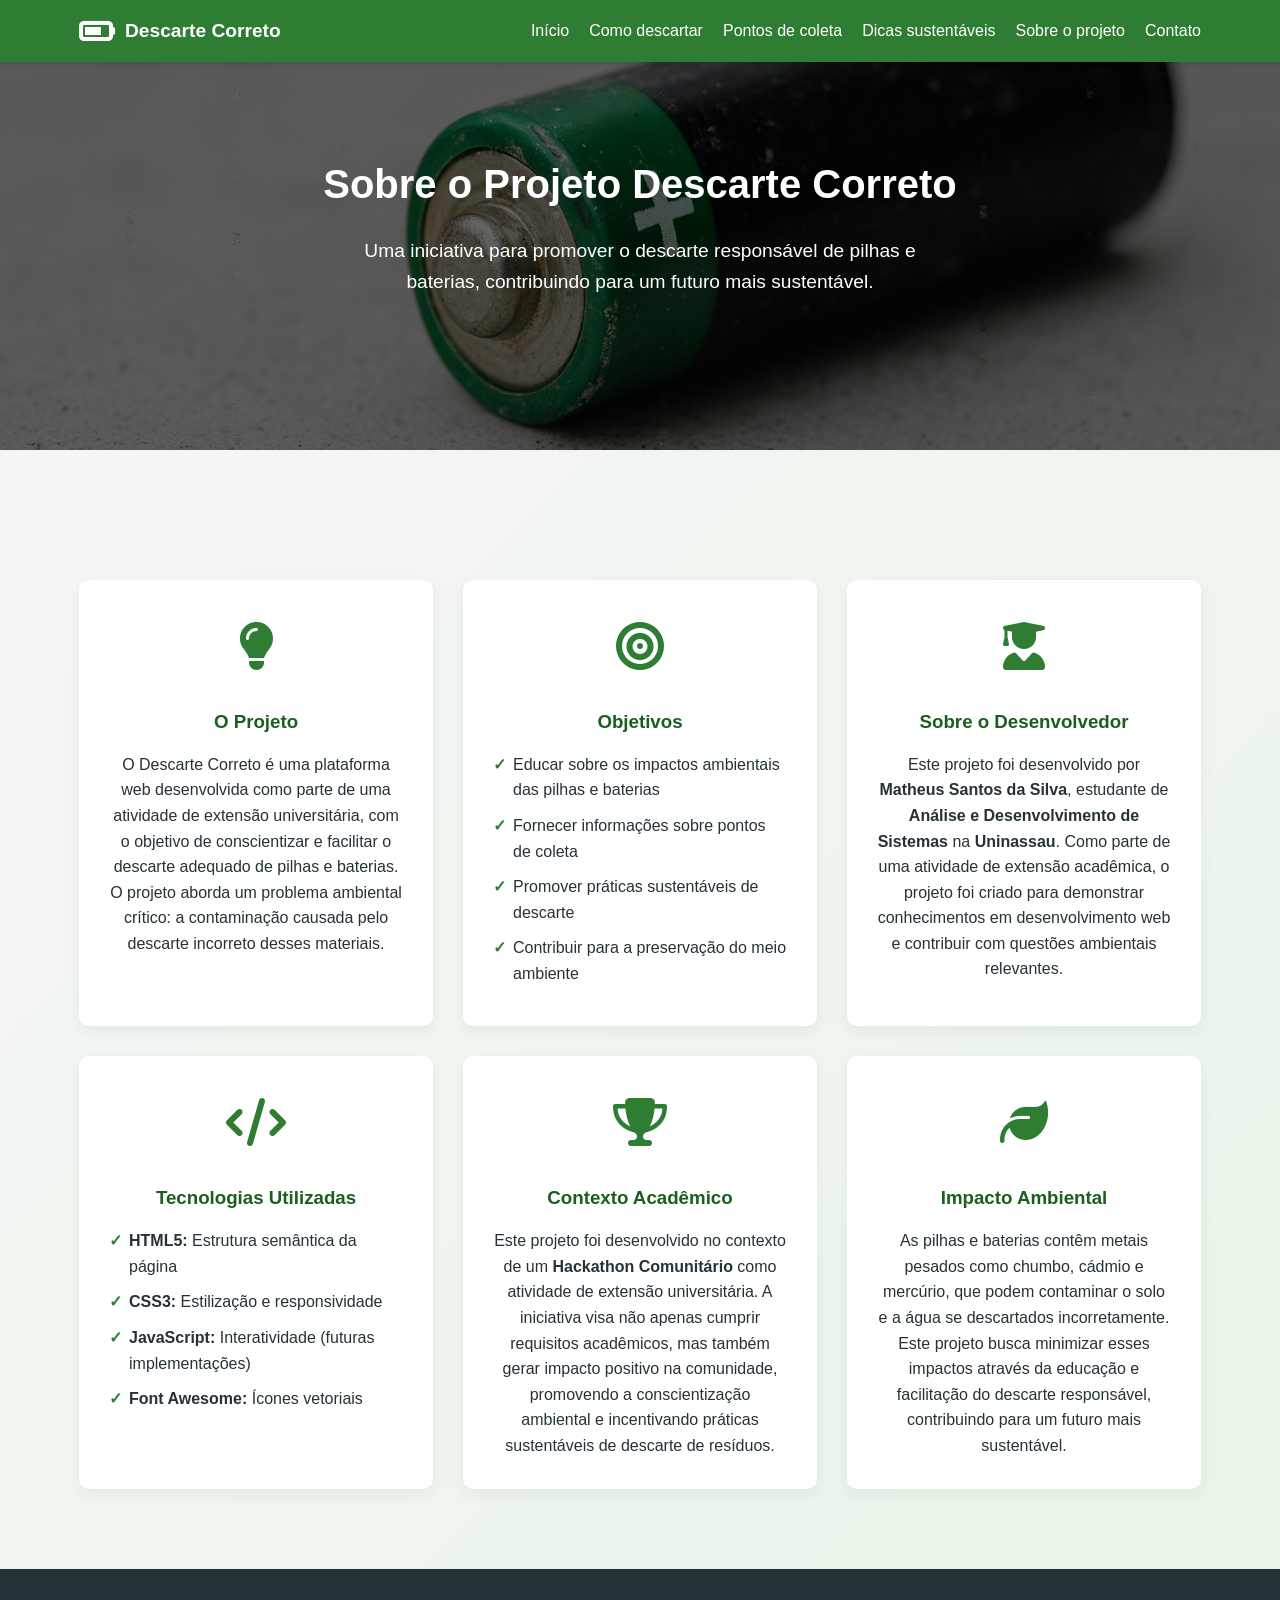
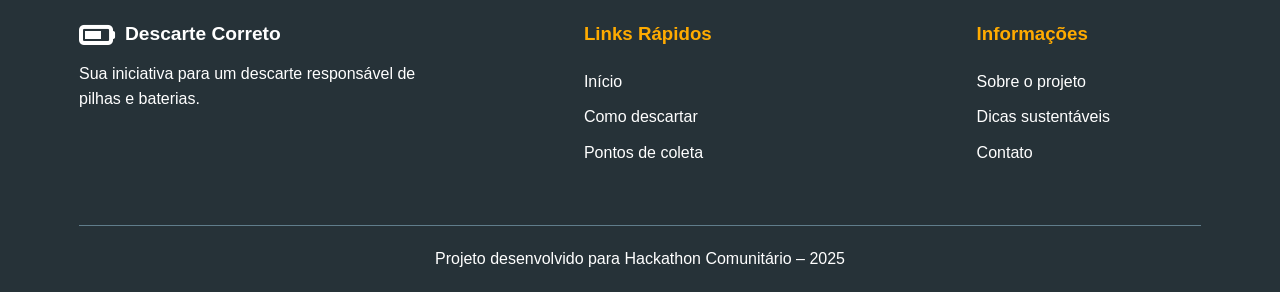
<file: html/about.html>
<!DOCTYPE html>
<html lang="pt-BR">
<head>
    <meta charset="UTF-8">
    <meta name="viewport" content="width=device-width, initial-scale=1.0">
    <title>Sobre o Projeto</title>
    <link rel="stylesheet" href="https://cdnjs.cloudflare.com/ajax/libs/font-awesome/6.4.0/css/all.min.css">
    <link rel="stylesheet" href="../css/main-style.css">
    <style>
        .about-hero {
            background: linear-gradient(rgba(0, 0, 0, 0.6), rgba(0, 0, 0, 0.6)), url('../imgs/battery.png');
            background-size: cover;
            background-position: center;
            height: 50vh;
            display: flex;
            align-items: center;
            text-align: center;
            color: white;
        }

        .about-content h1 {
            font-size: 2.5rem;
            margin-bottom: 20px;
        }

        .about-content p {
            font-size: 1.2rem;
            max-width: 600px;
            margin: 0 auto;
        }

        .about-details {
            padding: 80px 0;
            background: linear-gradient(135deg, #f5f5f5 0%, #e8f5e8 100%);

        }

        .about-grid {
            display: grid;
            grid-template-columns: repeat(auto-fit, minmax(350px, 1fr));
            gap: 30px;
            margin-top: 50px;
        }

        .about-card {
            background-color: white;
            padding: 30px;
            border-radius: 10px;
            box-shadow: 0 5px 15px rgba(0, 0, 0, 0.05);
            text-align: center;
            transition: all 0.3s ease;
        }

        .about-card:hover {
            transform: translateY(-10px);
        }

        .about-icon {
            font-size: 3rem;
            color: var(--primary);
            margin-bottom: 20px;
        }

        .about-card h3 {
            margin-bottom: 15px;
            color: var(--primary-dark);
        }

        .about-card ul {
            list-style: none;
            padding: 0;
            text-align: left;
        }

        .about-card ul li {
            margin-bottom: 10px;
            padding-left: 20px;
            position: relative;
        }

        .about-card ul li:before {
            content: "✓";
            color: var(--primary);
            font-weight: bold;
            position: absolute;
            left: 0;
        }

        @media (max-width: 768px) {
            .about-hero {
                height: 40vh;
                margin-top: 60px;
            }

            .about-content h1 {
                font-size: 2rem;
            }

            .about-content p {
                font-size: 1rem;
            }

            .about-grid {
                grid-template-columns: 1fr;
                gap: 20px;
            }

            .about-card {
                padding: 20px;
            }
        }
    </style>
</head>
<body>
    <header>
        <div class="container header-container">
            <a href="../index.html "class="logo">
                <i class="fas fa-battery-three-quarters"></i>
                <span class="logo-text">Descarte Correto</span>
            </a>
            <nav>
                <ul>
                    <li><a href="../index.html">Início</a></li>
                    <li><a href="how.html">Como descartar</a></li>
                    <li><a href="collection-point.html">Pontos de coleta</a></li>
                    <li><a href="sust-tips.html">Dicas sustentáveis</a></li>
                    <li><a href="about.html">Sobre o projeto</a></li>
                    <li><a href="contact.html">Contato</a></li>
                </ul>
            </nav>
        </div>
    </header>

    <section class="about-hero">
        <div class="container">
            <div class="about-content">
                <h1>Sobre o Projeto Descarte Correto</h1>
                <p>Uma iniciativa para promover o descarte responsável de pilhas e baterias, contribuindo para um futuro mais sustentável.</p>
            </div>
        </div>
    </section>

    <section class="about-details">
        <div class="container">
            <div class="about-grid">
                <div class="about-card">
                    <div class="about-icon">
                        <i class="fas fa-lightbulb"></i>
                    </div>
                    <h3>O Projeto</h3>
                    <p>O Descarte Correto é uma plataforma web desenvolvida como parte de uma atividade de extensão universitária, com o objetivo de conscientizar e facilitar o descarte adequado de pilhas e baterias. O projeto aborda um problema ambiental crítico: a contaminação causada pelo descarte incorreto desses materiais.</p>
                </div>

                <div class="about-card">
                    <div class="about-icon">
                        <i class="fas fa-bullseye"></i>
                    </div>
                    <h3>Objetivos</h3>
                    <ul>
                        <li>Educar sobre os impactos ambientais das pilhas e baterias</li>
                        <li>Fornecer informações sobre pontos de coleta</li>
                        <li>Promover práticas sustentáveis de descarte</li>
                        <li>Contribuir para a preservação do meio ambiente</li>
                    </ul>
                </div>

                <div class="about-card">
                    <div class="about-icon">
                        <i class="fas fa-user-graduate"></i>
                    </div>
                    <h3>Sobre o Desenvolvedor</h3>
                    <p>Este projeto foi desenvolvido por <strong>Matheus Santos da Silva</strong>, estudante de <strong>Análise e Desenvolvimento de Sistemas</strong> na <strong>Uninassau</strong>. Como parte de uma atividade de extensão acadêmica, o projeto foi criado para demonstrar conhecimentos em desenvolvimento web e contribuir com questões ambientais relevantes.</p>
                </div>

                <div class="about-card">
                    <div class="about-icon">
                        <i class="fas fa-code"></i>
                    </div>
                    <h3>Tecnologias Utilizadas</h3>
                    <ul>
                        <li><strong>HTML5:</strong> Estrutura semântica da página</li>
                        <li><strong>CSS3:</strong> Estilização e responsividade</li>
                        <li><strong>JavaScript:</strong> Interatividade (futuras implementações)</li>
                        <li><strong>Font Awesome:</strong> Ícones vetoriais</li>
                    </ul>
                </div>

                <div class="about-card">
                    <div class="about-icon">
                        <i class="fas fa-trophy"></i>
                    </div>
                    <h3>Contexto Acadêmico</h3>
                    <p>Este projeto foi desenvolvido no contexto de um <strong>Hackathon Comunitário</strong> como atividade de extensão universitária. A iniciativa visa não apenas cumprir requisitos acadêmicos, mas também gerar impacto positivo na comunidade, promovendo a conscientização ambiental e incentivando práticas sustentáveis de descarte de resíduos.</p>
                </div>

                <div class="about-card">
                    <div class="about-icon">
                        <i class="fas fa-leaf"></i>
                    </div>
                    <h3>Impacto Ambiental</h3>
                    <p>As pilhas e baterias contêm metais pesados como chumbo, cádmio e mercúrio, que podem contaminar o solo e a água se descartados incorretamente. Este projeto busca minimizar esses impactos através da educação e facilitação do descarte responsável, contribuindo para um futuro mais sustentável.</p>
                </div>
            </div>
        </div>
    </section>

    <footer>
        <div class="container">
            <div class="footer-container">
                <div class="footer-logo">
                    <a class="logo" style="cursor: default;">
                        <i class="fas fa-battery-three-quarters"></i>
                        <span class="logo-text">Descarte Correto</span>
                    </a>
                    <p style="margin-top: 10px;">Sua iniciativa para um descarte responsável de pilhas e baterias.</p>
                </div>
                <div class="footer-links">
                    <h3>Links Rápidos</h3>
                    <ul>
                        <li><a href="../index.html">Início</a></li>
                        <li><a href="how.html">Como descartar</a></li>
                        <li><a href="collection-point.html">Pontos de coleta</a></li>
                    </ul>
                </div>
                <div class="footer-links">
                    <h3>Informações</h3>
                    <ul>
                        <li><a href="about.html">Sobre o projeto</a></li>
                        <li><a href="sust-tips.html">Dicas sustentáveis</a></li>
                        <li><a href="contact.html">Contato</a></li>
                    </ul>
                </div>
            </div>
            <div class="copyright">
                <p>Projeto desenvolvido para Hackathon Comunitário – 2025</p>
            </div>
        </div>
    </footer>
</file>
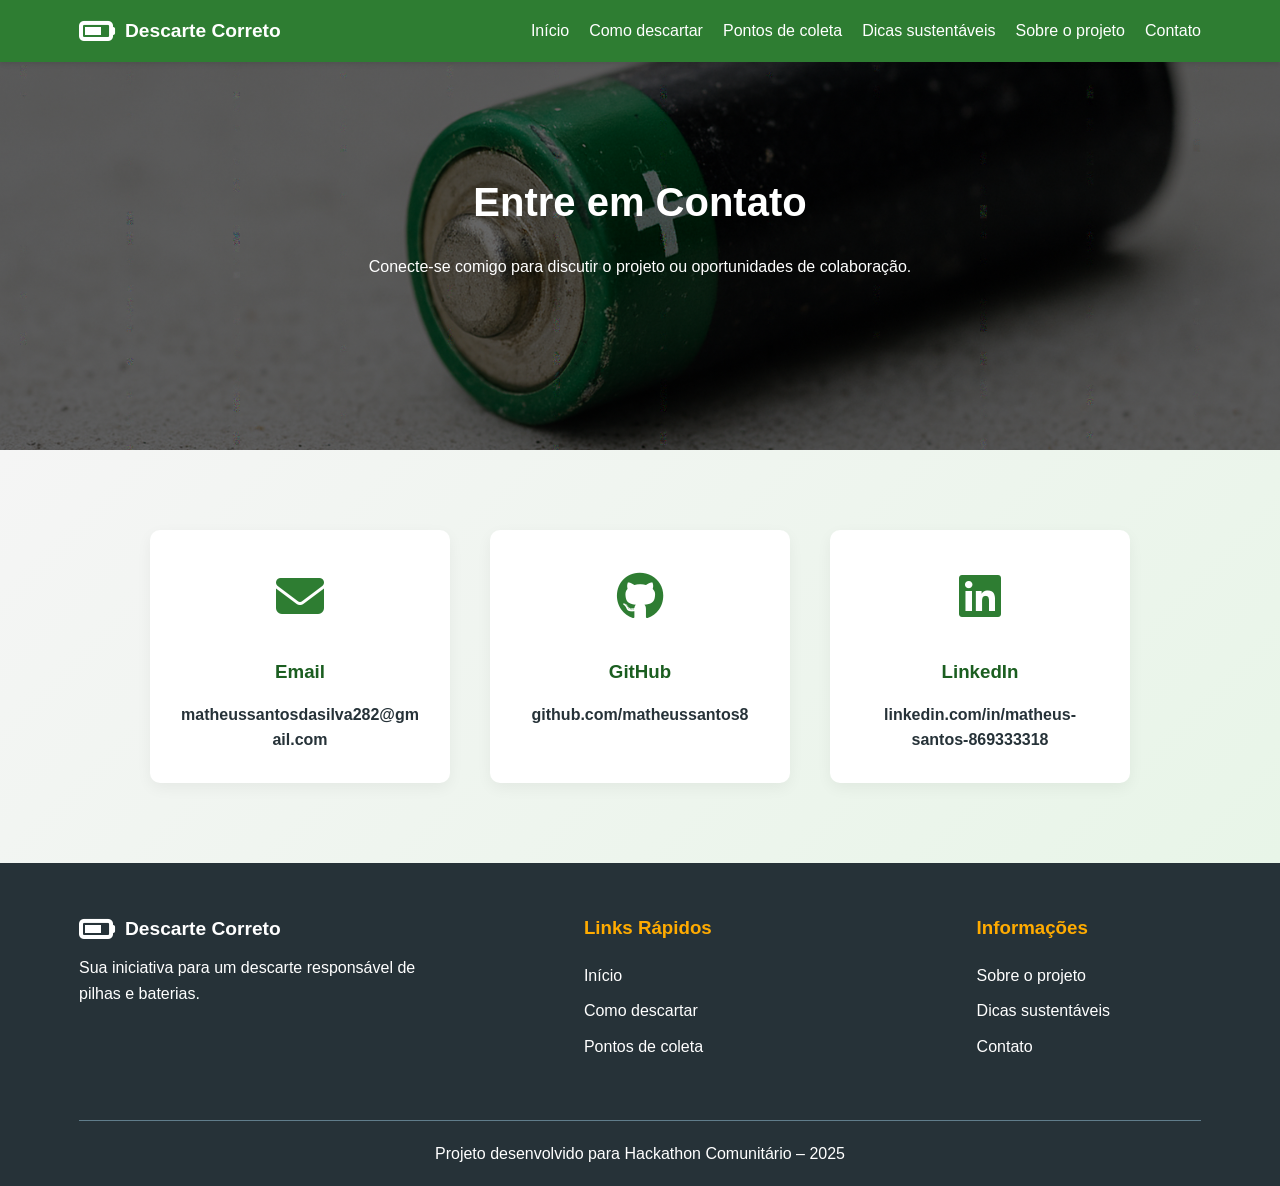
<file: html/contact.html>
<!DOCTYPE html>
<html lang="pt-BR">
<head>
    <meta charset="UTF-8">
    <meta name="viewport" content="width=device-width, initial-scale=1.0">
    <title>Contato</title>
    <link rel="stylesheet" href="https://cdnjs.cloudflare.com/ajax/libs/font-awesome/6.4.0/css/all.min.css">
    <link rel="stylesheet" href="../css/main-style.css">
    <style>
        .contact-hero {
            background: linear-gradient(rgba(0, 0, 0, 0.6), rgba(0, 0, 0, 0.6)), url('../imgs/battery.png');
            background-size: cover;
            background-position: center;
            height: 50vh;
            display: flex;
            align-items: center;
            text-align: center;
            color: white;
        }

        .contact-content h1 {
            font-size: 2.5rem;
            margin-bottom: 20px;
        }

        .contact-details {
            padding: 80px 0;
            background: linear-gradient(135deg, #f5f5f5 0%, #e8f5e8 100%);
            display: flex;
            justify-content: center;
            flex-wrap: wrap;
            gap: 40px;
        }

        .contact-card {
            background-color: white;
            padding: 30px;
            border-radius: 10px;
            box-shadow: 0 5px 15px rgba(0, 0, 0, 0.05);
            text-align: center;
            width: 300px;
            transition: all 0.3s ease;
        }

        .contact-card:hover {
            transform: translateY(-10px);
        }

        .contact-icon {
            font-size: 3rem;
            color: var(--primary);
            margin-bottom: 20px;
        }

        .contact-card h3 {
            margin-bottom: 15px;
            color: var(--primary-dark);
        }

        .contact-card a {
            color: var(--dark);
            text-decoration: none;
            font-weight: 600;
            word-break: break-word;
        }

        .contact-card a:hover {
            color: var(--secondary);
        }

        @media (max-width: 768px) {
            .contact-hero {
                height: 40vh;
                margin-top: 60px;
            }

            .contact-content h1 {
                font-size: 2rem;
            }

            .contact-details {
                flex-direction: column;
                align-items: center;
            }

            .contact-card {
                width: 90%;
                padding: 20px;
            }
        }
    </style>
</head>
<body>
    <header>
        <div class="container header-container">
            <a href="../index.html" class="logo">
                <i class="fas fa-battery-three-quarters"></i>
                <span class="logo-text">Descarte Correto</span>
            </a>
            <nav>
                <ul>
                    <li><a href="../index.html">Início</a></li>
                    <li><a href="how.html">Como descartar</a></li>
                    <li><a href="collection-point.html">Pontos de coleta</a></li>
                    <li><a href="sust-tips.html">Dicas sustentáveis</a></li>
                    <li><a href="about.html">Sobre o projeto</a></li>
                    <li><a href="contact.html">Contato</a></li>
                </ul>
            </nav>
        </div>
    </header>

    <section class="contact-hero">
        <div class="container">
            <div class="contact-content">
                <h1>Entre em Contato</h1>
                <p>Conecte-se comigo para discutir o projeto ou oportunidades de colaboração.</p>
            </div>
        </div>
    </section>

    <section class="contact-details">
        <div class="contact-card">
            <div class="contact-icon">
                <i class="fas fa-envelope"></i>
            </div>
            <h3>Email</h3>
            <a href="mailto:matheussantosdasilva282@gmail.com">matheussantosdasilva282@gmail.com</a>
        </div>

        <div class="contact-card">
            <div class="contact-icon">
                <i class="fab fa-github"></i>
            </div>
            <h3>GitHub</h3>
            <a href="https://github.com/matheussantos8" target="_blank">github.com/matheussantos8</a>
        </div>

        <div class="contact-card">
            <div class="contact-icon">
                <i class="fab fa-linkedin"></i>
            </div>
            <h3>LinkedIn</h3>
            <a href="https://www.linkedin.com/in/matheus-santos-869333318" target="_blank">linkedin.com/in/matheus-santos-869333318</a>
        </div>
    </section>

    <footer>
        <div class="container">
            <div class="footer-container">
                <div class="footer-logo">
                    <a class="logo" style="cursor: default;">
                        <i class="fas fa-battery-three-quarters"></i>
                        <span class="logo-text">Descarte Correto</span>
                    </a>
                    <p style="margin-top: 10px;">Sua iniciativa para um descarte responsável de pilhas e baterias.</p>
                </div>
                <div class="footer-links">
                    <h3>Links Rápidos</h3>
                    <ul>
                        <li><a href="../index.html">Início</a></li>
                        <li><a href="how.html">Como descartar</a></li>
                        <li><a href="collection-point.html">Pontos de coleta</a></li>
                    </ul>
                </div>
                <div class="footer-links">
                    <h3>Informações</h3>
                    <ul>
                        <li><a href="about.html">Sobre o projeto</a></li>
                        <li><a href="sust-tips.html">Dicas sustentáveis</a></li>
                        <li><a href="contact.html">Contato</a></li>
                    </ul>
                </div>
            </div>
            <div class="copyright">
                <p>Projeto desenvolvido para Hackathon Comunitário – 2025</p>
            </div>
        </div>
    </footer>
</file>
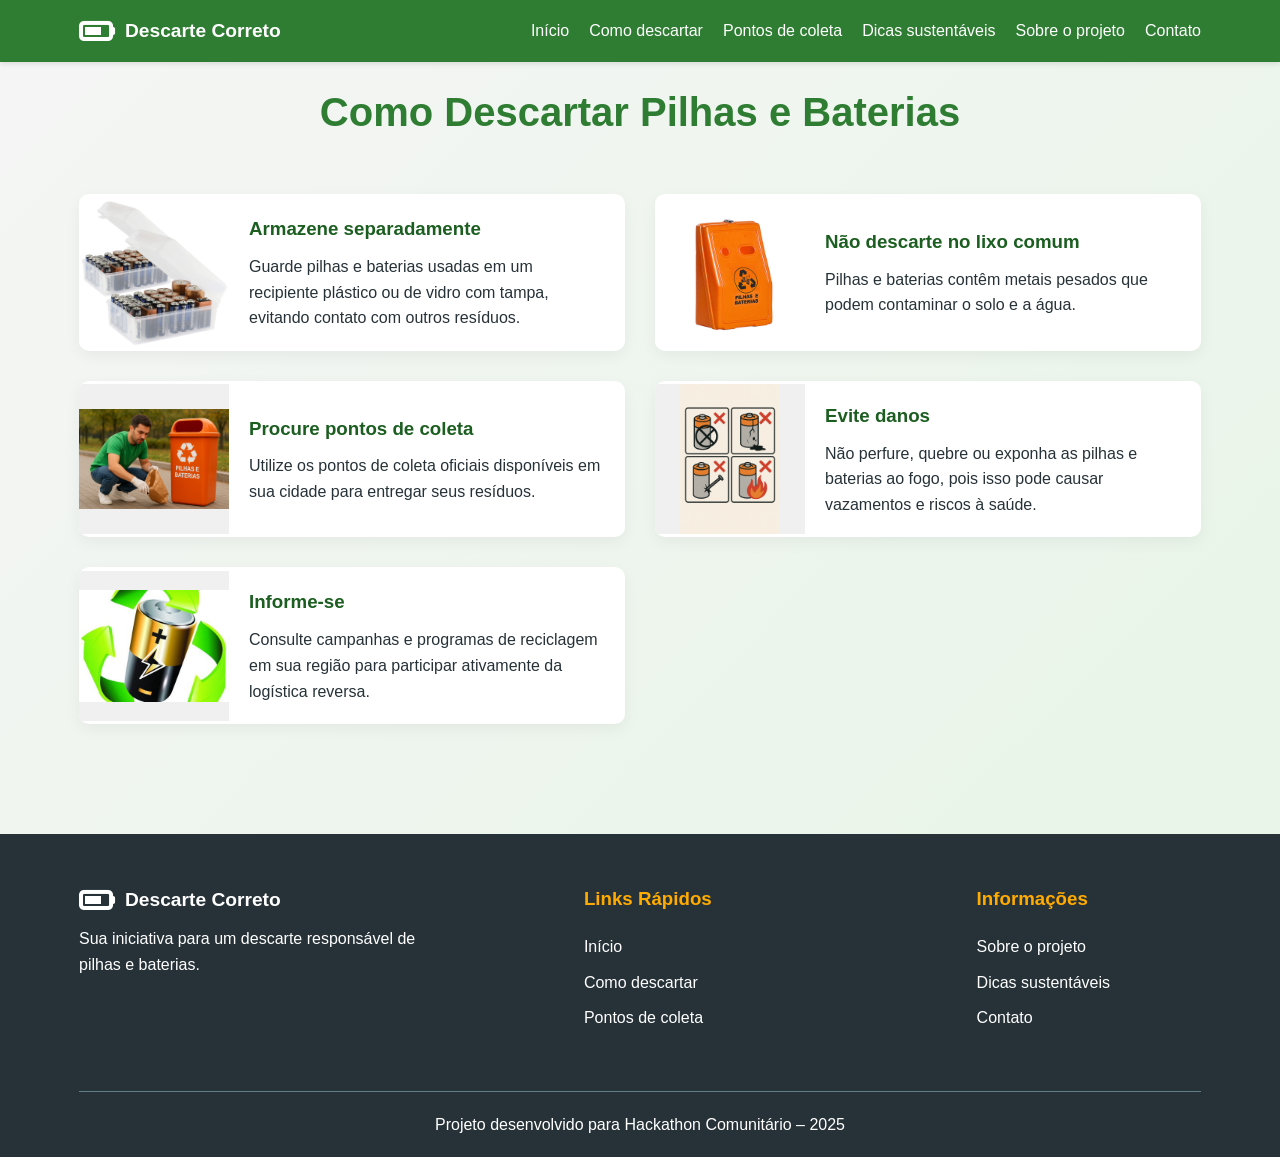
<file: html/how.html>
<!DOCTYPE html>
<html lang="pt-BR">

<head>
    <meta charset="UTF-8">
    <meta name="viewport" content="width=device-width, initial-scale=1.0">
    <title>Como Descartar</title>
    <link rel="stylesheet" href="https://cdnjs.cloudflare.com/ajax/libs/font-awesome/6.4.0/css/all.min.css">
    <link rel="stylesheet" href="../css/main-style.css">
    <style>
        .how-to-dispose {
            padding: 80px 0;
            background: linear-gradient(135deg, #f5f5f5 0%, #e8f5e8 100%);
        }

        .how-to-content {
            display: flex;
            flex-wrap: wrap;
            justify-content: space-between;
        }

        .how-to-item {
            flex: 0 0 calc(50% - 15px);
            display: flex;
            align-items: center;
            margin-bottom: 30px;
            background-color: white;
            border-radius: 10px;
            box-shadow: 0 5px 15px rgba(0, 0, 0, 0.05);
            overflow: hidden;
        }

        .how-to-image {
            flex: 0 0 150px;
            height: 150px;
            background-color: #f0f0f0;
            display: flex;
            align-items: center;
            justify-content: center;
        }

        .how-to-image img {
            max-width: 100%;
            max-height: 100%;
            object-fit: cover;
        }

        .how-to-text {
            flex: 1;
            padding: 20px;
        }

        .how-to-text h3 {
            margin-bottom: 10px;
            color: var(--primary-dark);
        }

        .section-title h2 {
            font-size: 2.5rem;
            color: var(--primary);
        }

        .section-title {
            text-align: center;
            margin-bottom: 50px;
        }

    </style>
</head>

<body>
    <header>
        <div class="container header-container">
            <a href="../index.html" class="logo">
                <i class="fas fa-battery-three-quarters"></i>
                <span class="logo-text">Descarte Correto</span>
            </a>
            <nav>
                <ul>
                    <li><a href="../index.html">Início</a></li>
                    <li><a href="how.html">Como descartar</a></li>
                    <li><a href="collection-point.html">Pontos de coleta</a></li>
                    <li><a href="sust-tips.html">Dicas sustentáveis</a></li>
                    <li><a href="about.html">Sobre o projeto</a></li>
                    <li><a href="contact.html">Contato</a></li>
                </ul>
            </nav>
        </div>
    </header>

    <section class="how-to-dispose">
        <div class="container">
            <div class="section-title">
                <h2>Como Descartar Pilhas e Baterias</h2>
            </div>
            <div class="how-to-content">
                <div class="how-to-item">
                    <div class="how-to-image">
                        <img src="../imgs/box-battery.jpg" alt="Armazenamento de pilhas" />
                    </div>
                    <div class="how-to-text">
                        <h3>Armazene separadamente</h3>
                        <p>Guarde pilhas e baterias usadas em um recipiente plástico ou de vidro com tampa, evitando
                            contato com outros resíduos.</p>
                    </div>
                </div>
                <div class="how-to-item">
                    <div class="how-to-image">
                        <img src="../imgs/trash-battery.jpg" alt="Não descarte no lixo comum" />
                    </div>
                    <div class="how-to-text">
                        <h3>Não descarte no lixo comum</h3>
                        <p>Pilhas e baterias contêm metais pesados que podem contaminar o solo e a água.</p>
                    </div>
                </div>
                <div class="how-to-item">
                    <div class="how-to-image">
                        <img src="../imgs/collect-battery.png" alt="Pontos de coleta" />
                    </div>
                    <div class="how-to-text">
                        <h3>Procure pontos de coleta</h3>
                        <p>Utilize os pontos de coleta oficiais disponíveis em sua cidade para entregar seus resíduos.
                        </p>
                    </div>
                </div>
                <div class="how-to-item">
                    <div class="how-to-image">
                        <img src="../imgs/damages-battery.png" alt="Evite danos" />
                    </div>
                    <div class="how-to-text">
                        <h3>Evite danos</h3>
                        <p>Não perfure, quebre ou exponha as pilhas e baterias ao fogo, pois isso pode causar vazamentos
                            e riscos à saúde.</p>
                    </div>
                </div>
                <div class="how-to-item">
                    <div class="how-to-image">
                        <img src="../imgs/pilha.jpeg" alt="Informe-se" />
                    </div>
                    <div class="how-to-text">
                        <h3>Informe-se</h3>
                        <p>Consulte campanhas e programas de reciclagem em sua região para participar ativamente da
                            logística reversa.</p>
                    </div>
                </div>
            </div>
        </div>
    </section>

    <footer>
        <div class="container">
            <div class="footer-container">
                <div class="footer-logo">
                    <a class="logo" style="cursor: default;">
                        <i class="fas fa-battery-three-quarters"></i>
                        <span class="logo-text">Descarte Correto</span>
                    </a>
                    <p style="margin-top: 10px;">Sua iniciativa para um descarte responsável de pilhas e baterias.</p>
                </div>
                <div class="footer-links">
                    <h3>Links Rápidos</h3>
                    <ul>
                        <li><a href="../index.html">Início</a></li>
                        <li><a href="how.html">Como descartar</a></li>
                        <li><a href="collection-point.html">Pontos de coleta</a></li>
                    </ul>
                </div>
                <div class="footer-links">
                    <h3>Informações</h3>
                    <ul>
                        <li><a href="about.html">Sobre o projeto</a></li>
                        <li><a href="sust-tips.html">Dicas sustentáveis</a></li>
                        <li><a href="contact.html">Contato</a></li>
                    </ul>
                </div>
            </div>
            <div class="copyright">
                <p>Projeto desenvolvido para Hackathon Comunitário – 2025</p>
            </div>
        </div>
    </footer>
</file>
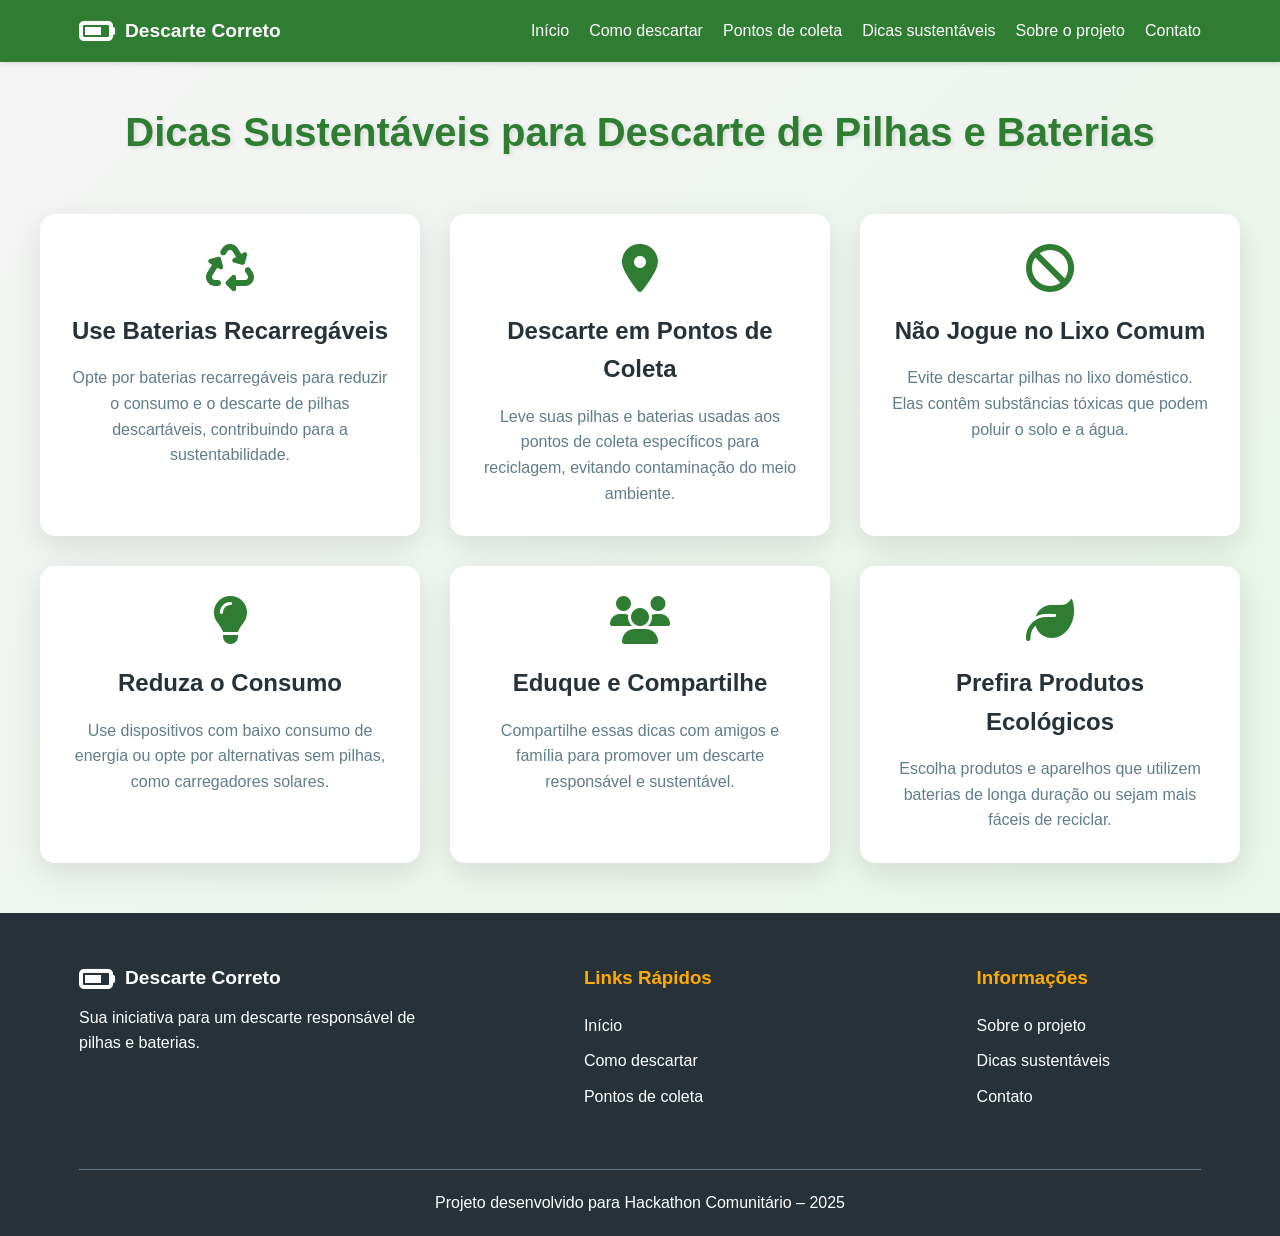
<file: html/sust-tips.html>
<!DOCTYPE html>
<html lang="pt-BR">
<head>
    <meta charset="UTF-8">
    <meta name="viewport" content="width=device-width, initial-scale=1.0">
    <title>Dicas Sustentáveis</title>
    <link rel="stylesheet" href="https://cdnjs.cloudflare.com/ajax/libs/font-awesome/6.4.0/css/all.min.css">
    <link rel="stylesheet" href="../css/main-style.css">
    <style>
        .tips-section {
            padding: 100px 0 50px;
            background: linear-gradient(135deg, #f5f5f5 0%, #e8f5e8 100%);
            min-height: 100vh;
        }

        .tips-section h1 {
            text-align: center;
            font-size: 2.5rem;
            color: var(--primary);
            margin-bottom: 50px;
            text-shadow: 2px 2px 4px rgba(0,0,0,0.1);
        }

        .tips-grid {
            display: grid;
            grid-template-columns: repeat(auto-fit, minmax(300px, 1fr));
            gap: 30px;
            max-width: 1200px;
            margin: 0 auto;
        }

        .tip-card {
            background: white;
            border-radius: 15px;
            padding: 30px;
            text-align: center;
            box-shadow: 0 10px 30px rgba(0,0,0,0.1);
            transition: all 0.3s ease;
            position: relative;
            overflow: hidden;
        }

        .tip-card::before {
            content: '';
            position: absolute;
            top: 0;
            left: 0;
            right: 0;
            height: 5px;
            background: linear-gradient(90deg, var(--primary), var(--secondary));
            transform: scaleX(0);
            transition: transform 0.3s ease;
        }

        .tip-card:hover {
            transform: translateY(-10px);
            box-shadow: 0 20px 40px rgba(0,0,0,0.2);
        }

        .tip-card:hover::before {
            transform: scaleX(1);
        }

        .tip-card i {
            font-size: 3rem;
            color: var(--primary);
            margin-bottom: 20px;
            transition: color 0.3s ease;
        }

        .tip-card:hover i {
            color: var(--secondary);
        }

        .tip-card h3 {
            font-size: 1.5rem;
            margin-bottom: 15px;
            color: var(--dark);
        }

        .tip-card p {
            color: var(--gray);
            line-height: 1.6;
        }

        @media (max-width: 768px) {
            .tips-section h1 {
                font-size: 2rem;
            }

            .tip-card {
                padding: 20px;
            }

            .tips-grid {
                grid-template-columns: 1fr;
                gap: 20px;
            }
        }
    </style>
</head>
<body>
    <header>
        <div class="container header-container">
            <a href="../index.html" class="logo">
                <i class="fas fa-battery-three-quarters"></i>
                <span class="logo-text">Descarte Correto</span>
            </a>
            <nav>
                <ul>
                    <li><a href="../index.html">Início</a></li>
                    <li><a href="how.html">Como descartar</a></li>
                    <li><a href="collection-point.html">Pontos de coleta</a></li>
                    <li><a href="sust-tips.html">Dicas sustentáveis</a></li>
                    <li><a href="about.html">Sobre o projeto</a></li>
                    <li><a href="contact.html">Contato</a></li>
                </ul>
            </nav>
        </div>
    </header>

    <main>
        <section class="tips-section">
            <h1>Dicas Sustentáveis para Descarte de Pilhas e Baterias</h1>
            <div class="tips-grid">
                <div class="tip-card">
                    <i class="fas fa-recycle"></i>
                    <h3>Use Baterias Recarregáveis</h3>
                    <p>Opte por baterias recarregáveis para reduzir o consumo e o descarte de pilhas descartáveis, contribuindo para a sustentabilidade.</p>
                </div>
                <div class="tip-card">
                    <i class="fas fa-map-marker-alt"></i>
                    <h3>Descarte em Pontos de Coleta</h3>
                    <p>Leve suas pilhas e baterias usadas aos pontos de coleta específicos para reciclagem, evitando contaminação do meio ambiente.</p>
                </div>
                <div class="tip-card">
                    <i class="fas fa-ban"></i>
                    <h3>Não Jogue no Lixo Comum</h3>
                    <p>Evite descartar pilhas no lixo doméstico. Elas contêm substâncias tóxicas que podem poluir o solo e a água.</p>
                </div>
                <div class="tip-card">
                    <i class="fas fa-lightbulb"></i>
                    <h3>Reduza o Consumo</h3>
                    <p>Use dispositivos com baixo consumo de energia ou opte por alternativas sem pilhas, como carregadores solares.</p>
                </div>
                <div class="tip-card">
                    <i class="fas fa-users"></i>
                    <h3>Eduque e Compartilhe</h3>
                    <p>Compartilhe essas dicas com amigos e família para promover um descarte responsável e sustentável.</p>
                </div>
                <div class="tip-card">
                    <i class="fas fa-leaf"></i>
                    <h3>Prefira Produtos Ecológicos</h3>
                    <p>Escolha produtos e aparelhos que utilizem baterias de longa duração ou sejam mais fáceis de reciclar.</p>
                </div>
            </div>
        </section>
    </main>

    <footer>
        <div class="container">
            <div class="footer-container">
                <div class="footer-logo">
                    <a class="logo" style="cursor: default;">
                        <i class="fas fa-battery-three-quarters"></i>
                        <span class="logo-text">Descarte Correto</span>
                    </a>
                    <p style="margin-top: 10px;">Sua iniciativa para um descarte responsável de pilhas e baterias.</p>
                </div>
                <div class="footer-links">
                    <h3>Links Rápidos</h3>
                    <ul>
                        <li><a href="../index.html">Início</a></li>
                        <li><a href="how.html">Como descartar</a></li>
                        <li><a href="collection-point.html">Pontos de coleta</a></li>
                    </ul>
                </div>
                <div class="footer-links">
                    <h3>Informações</h3>
                    <ul>
                        <li><a href="about.html">Sobre o projeto</a></li>
                        <li><a href="sust-tips.html">Dicas sustentáveis</a></li>
                        <li><a href="contact.html">Contato</a></li>
                    </ul>
                </div>
            </div>
            <div class="copyright">
                <p>Projeto desenvolvido para Hackathon Comunitário – 2025</p>
            </div>
        </div>
    </footer>
</file>
<file: css/main-style.css>
:root {
    --primary: #2e7d32; 
    --primary-dark: #1b5e20;
    --secondary: #ffab00;
    --dark: #263238;
    --light: #f5f5f5;
    --gray: #607d8b;
}

* {
    margin: 0;
    padding: 0;
    box-sizing: border-box;
}

body {
    font-family: 'Segoe UI', Tahoma, Geneva, Verdana, sans-serif;
    line-height: 1.6;
    color: var(--dark);
}

.container {
    width: 90%;
    max-width: 1200px;
    margin: 0 auto;
    padding: 0 15px;
}


header {
    background-color: var(--primary);
    padding: 15px 0;
    position: fixed;
    width: 100%;
    top: 0;
    z-index: 1000;
    box-shadow: 0 2px 5px rgba(0,0,0,0.1);
}

.header-container {
    display: flex;
    justify-content: space-between;
    align-items: center;
}

.logo {
    display: flex;
    align-items: center;
    color: white;
    text-decoration: none;
}

.logo i {
    font-size: 2rem;
    margin-right: 10px;
}

.logo-text {
    font-weight: bold;
    font-size: 1.2rem;
}

nav ul {
    display: flex;
    list-style: none;
}

nav ul li {
    margin-left: 20px;
}

nav ul li a {
    color: white;
    text-decoration: none;
    font-weight: 500;
    transition: all 0.3s ease;
}

nav ul li a:hover {
    color: var(--secondary);
}

.map-section {
    padding: 80px 0;
}

.map-container {
    height: 500px;
    border-radius: 10px;
    overflow: hidden;
    box-shadow: 0 5px 15px rgba(0,0,0,0.1);
}



footer {
    background-color: var(--dark);
    color: white;
    padding: 50px 0 20px;
}

.footer-container {
    display: flex;
    justify-content: space-between;
    flex-wrap: wrap;
    margin-bottom: 30px;
}

.footer-logo {
    flex: 0 0 30%;
    margin-bottom: 20px;
   
}

.footer-links {
    flex: 0 0 20%;
    margin-bottom: 20px;
}

.footer-links h3 {
    margin-bottom: 20px;
    color: var(--secondary);
}

.footer-links ul {
    list-style: none;
}

.footer-links ul li {
    margin-bottom: 10px;
}

.footer-links ul li a {
    color: white;
    text-decoration: none;
}

.footer-links ul li a:hover {
    color: var(--secondary);
}

.copyright {
    text-align: center;
    padding-top: 20px;
    border-top: 1px solid var(--gray);
}

.section-title h2 {
    font-size: 2.5rem;
    color: var(--primary);
}

.section-title {
    text-align: center;
    margin-bottom: 50px;
}





@media (max-width: 992px) {
    .benefit-item, .step-item, .news-card, .how-to-item {
        flex: 0 0 calc(50% - 15px);
    }
}

@media (max-width: 768px) {
    .header-container {
        flex-direction: column;
        text-align: center;
    }

    nav ul {
        margin-top: 20px;
        flex-direction: column;
        align-items: center;
        padding-left: 0;
    }

    nav ul li {
        margin: 5px 0;
    }

    .hero {
        height: 80vh;
        padding: 20px;
    }

    .hero h1 {
        font-size: 2rem;
    }

    .hero p {
        font-size: 1.1rem;
    }

    .btn {
        padding: 10px 25px;
        font-size: 1rem;
    }

    .benefits-container, .steps-container, .news-container {
        flex-direction: column;
        align-items: center;
    }

    .benefit-item, .step-item, .news-card {
        flex: 0 0 100%;
        margin-bottom: 20px;
    }

    .footer-container {
        flex-direction: column;
        text-align: center;
    }

    .footer-links {
        margin-bottom: 30px;
    }

    .how-to-image {
        flex: 0 0 auto;
        width: 100%;
        height: 200px;
    }
}
</file>
